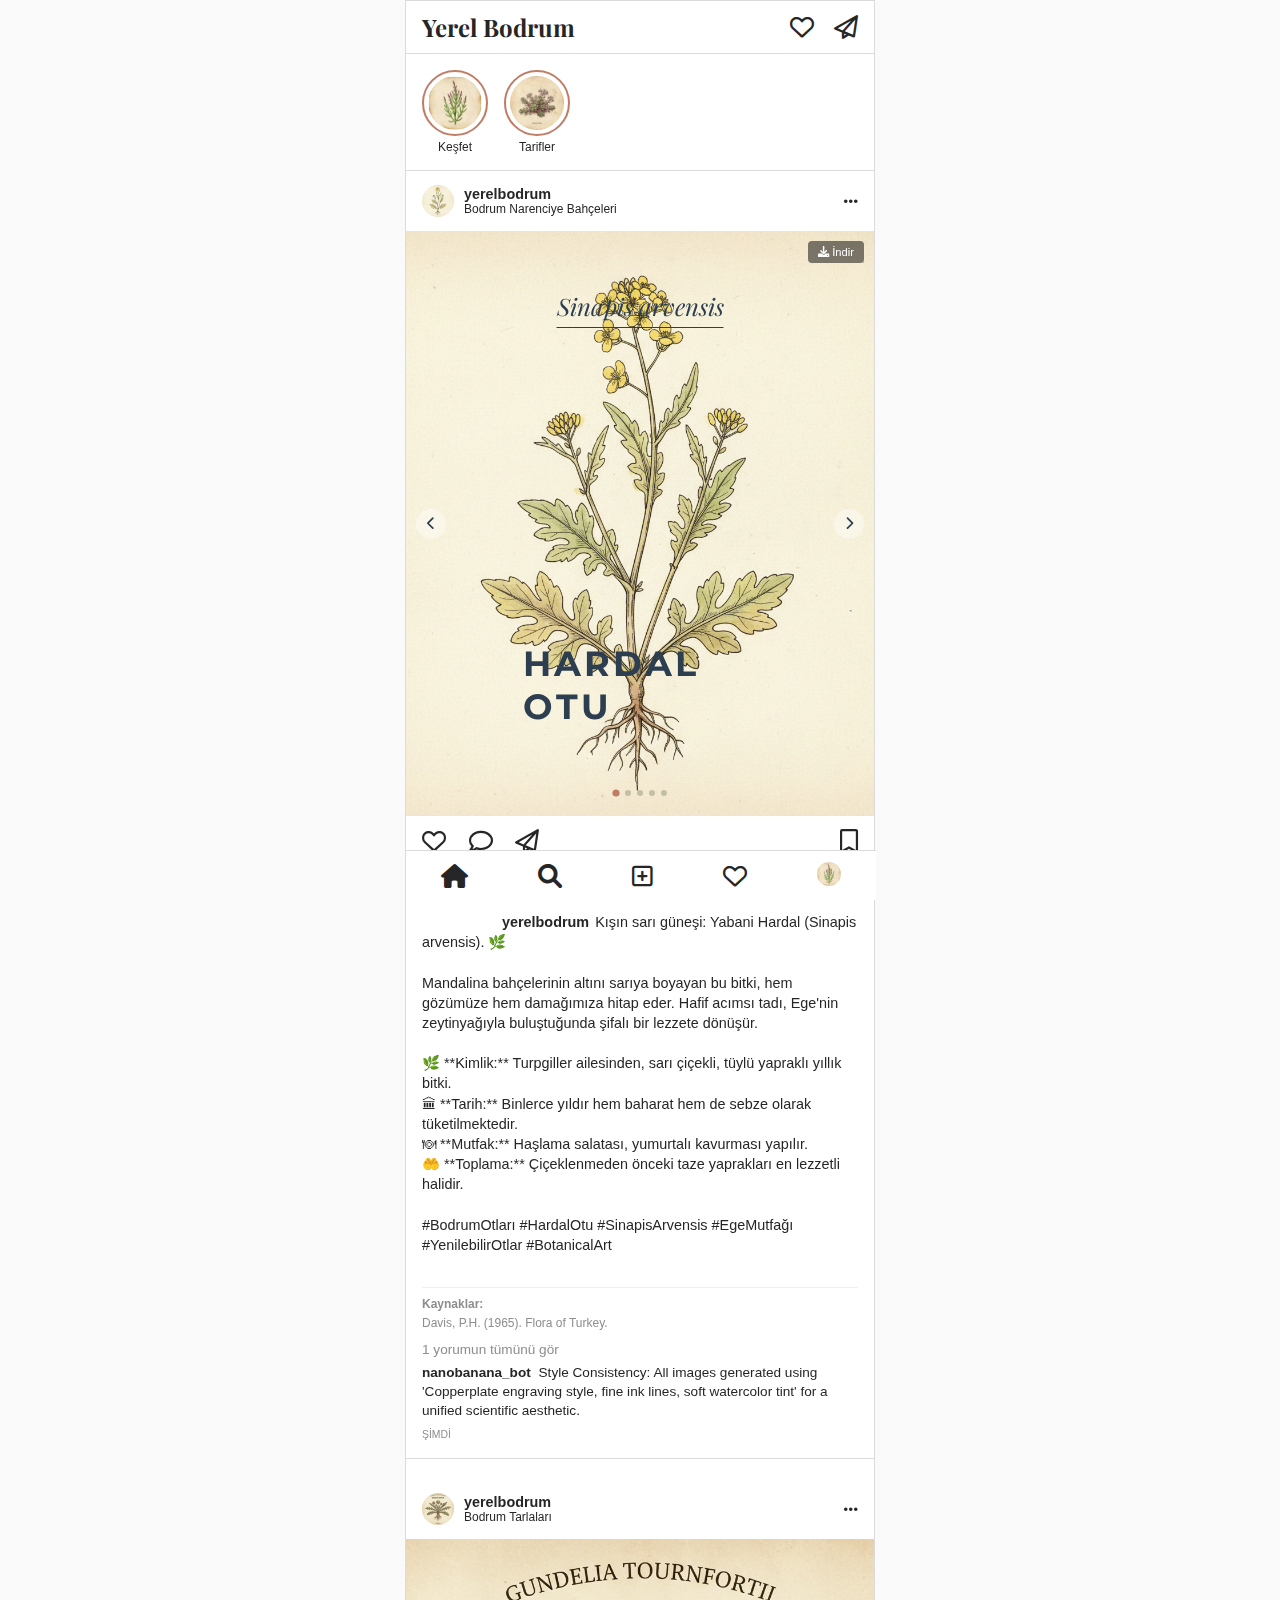
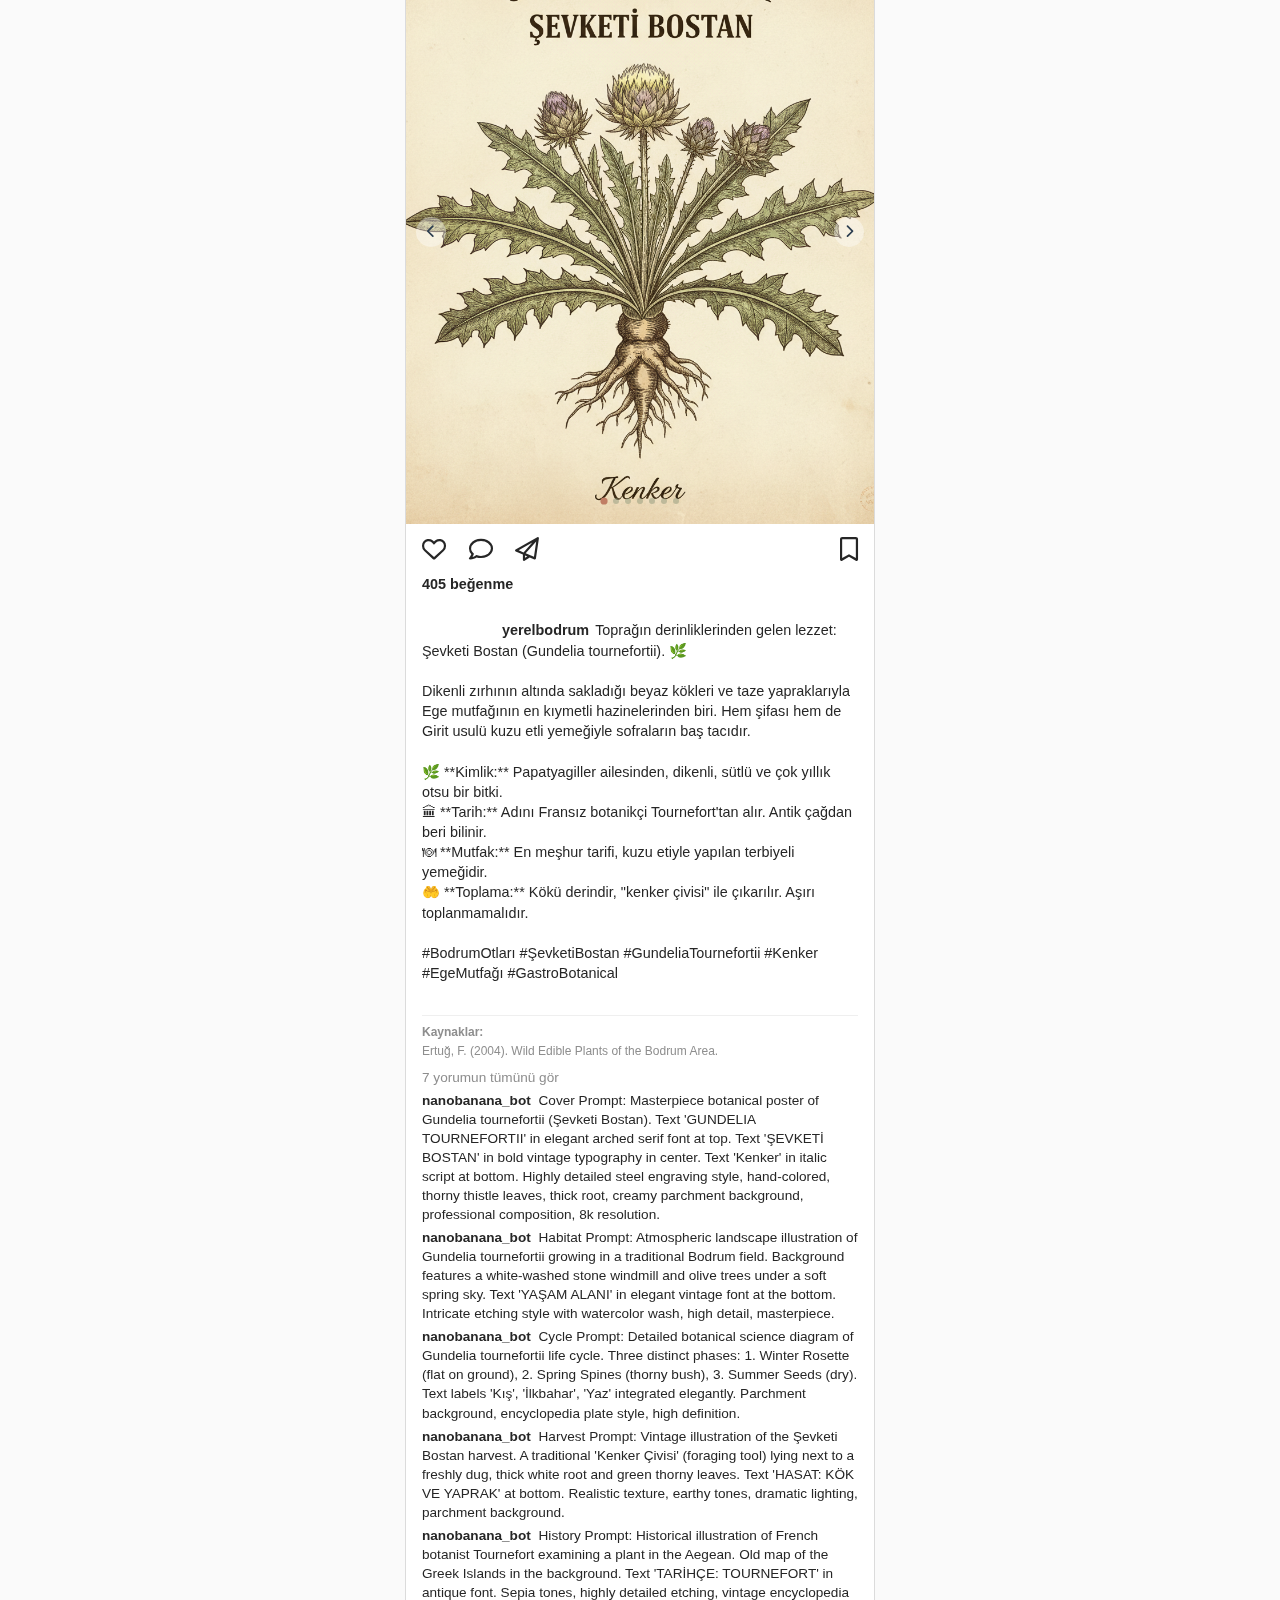
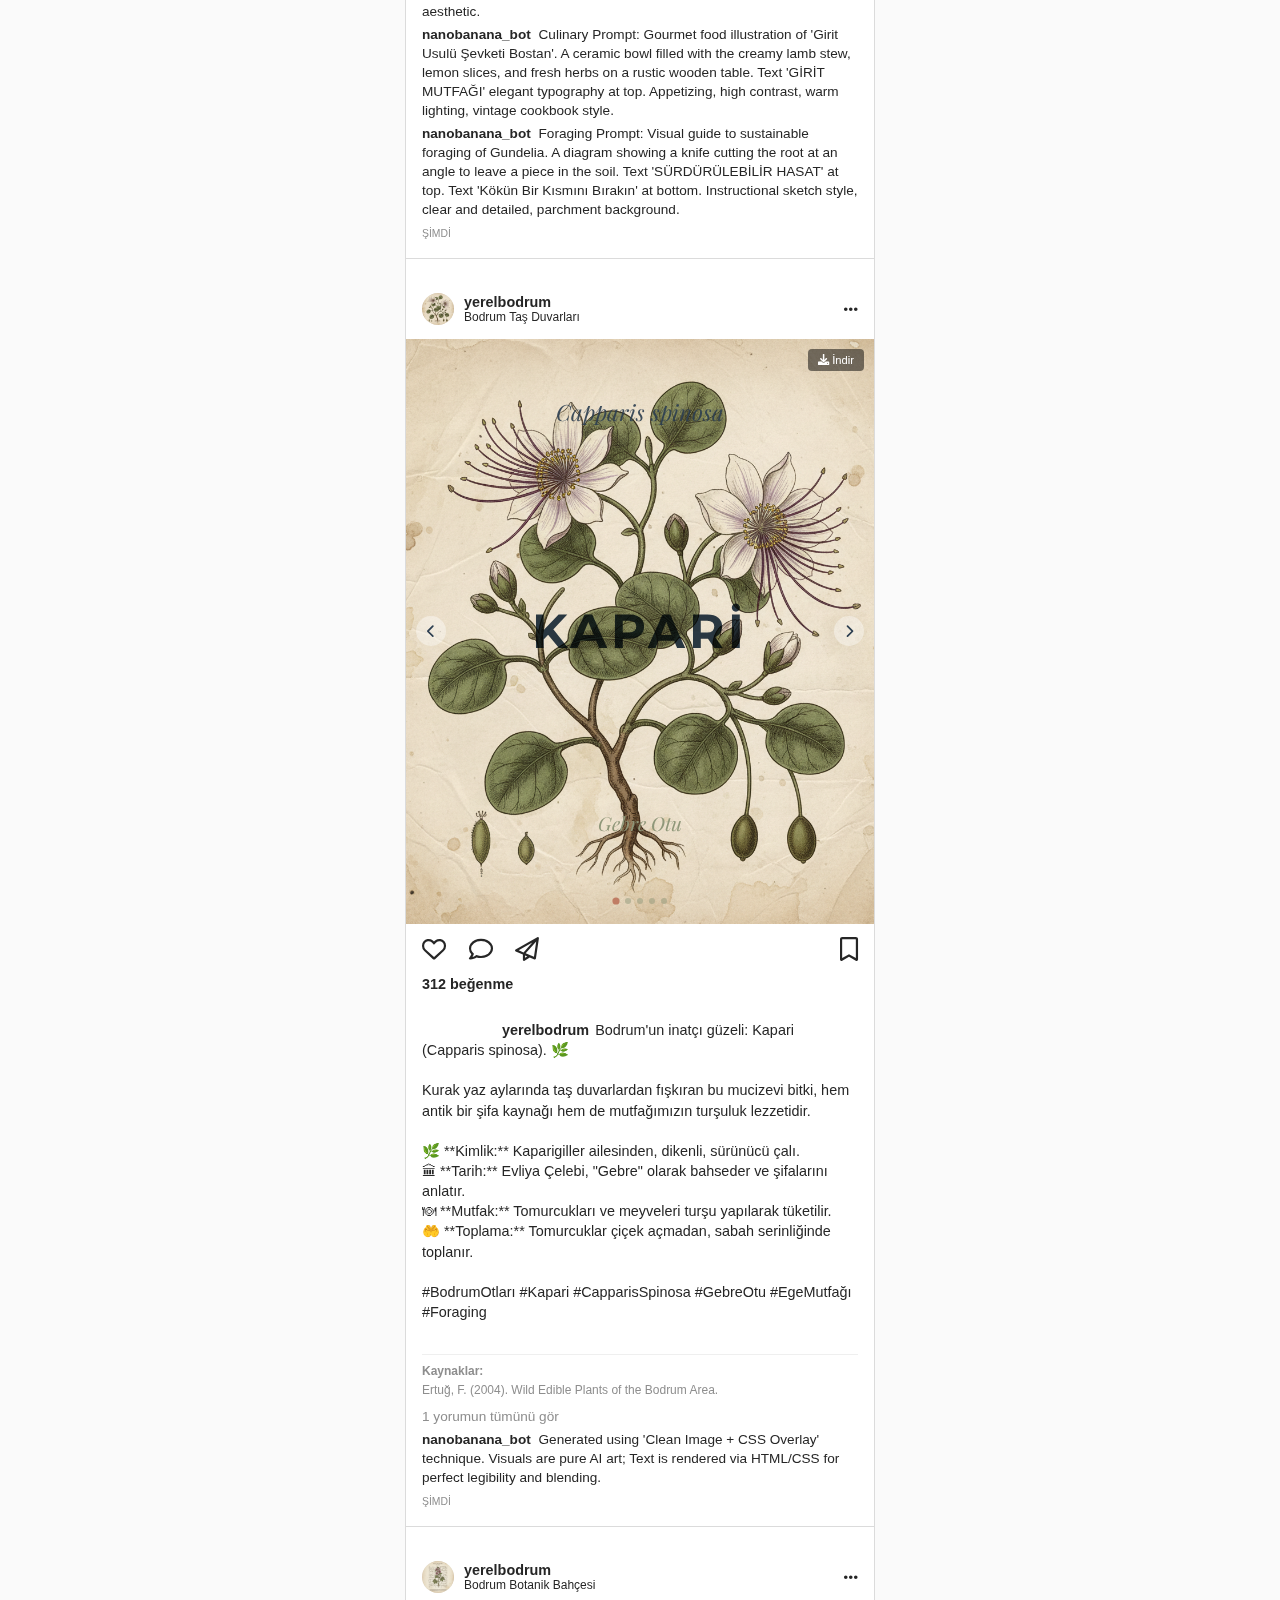
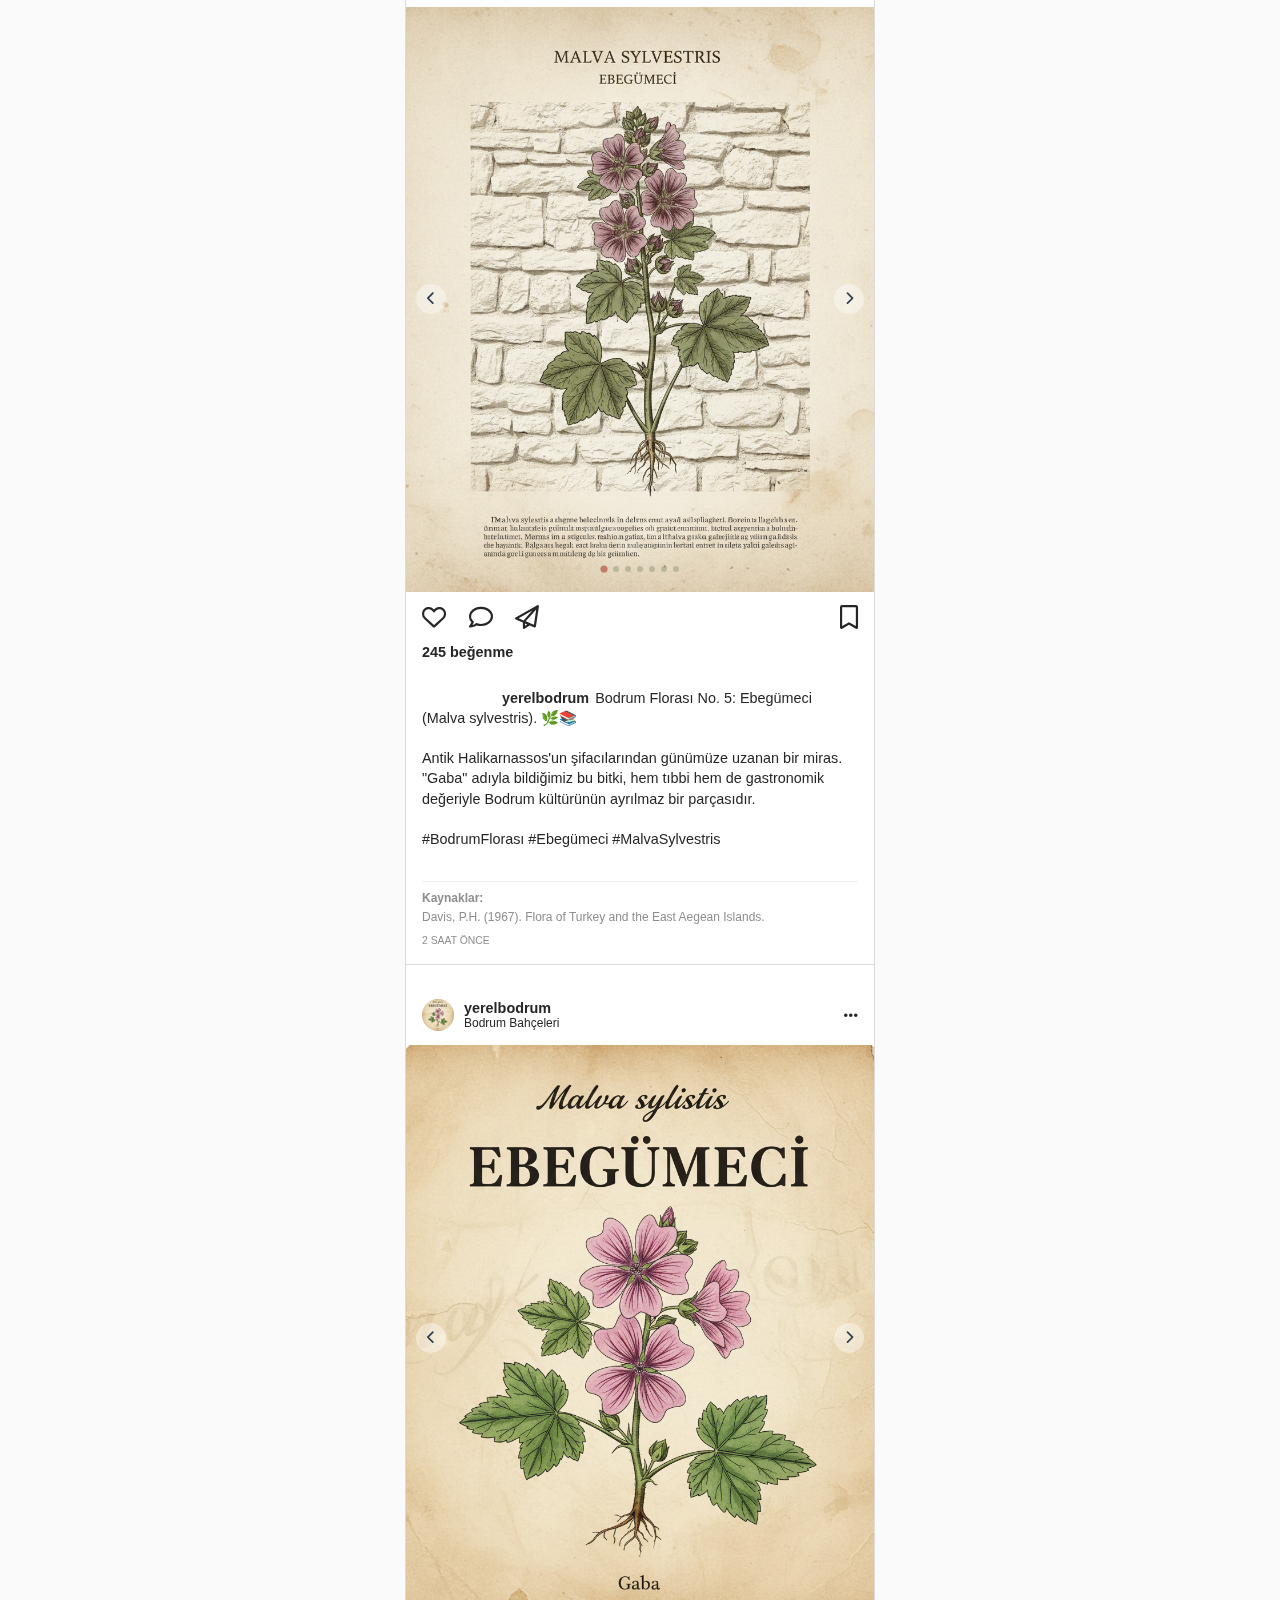
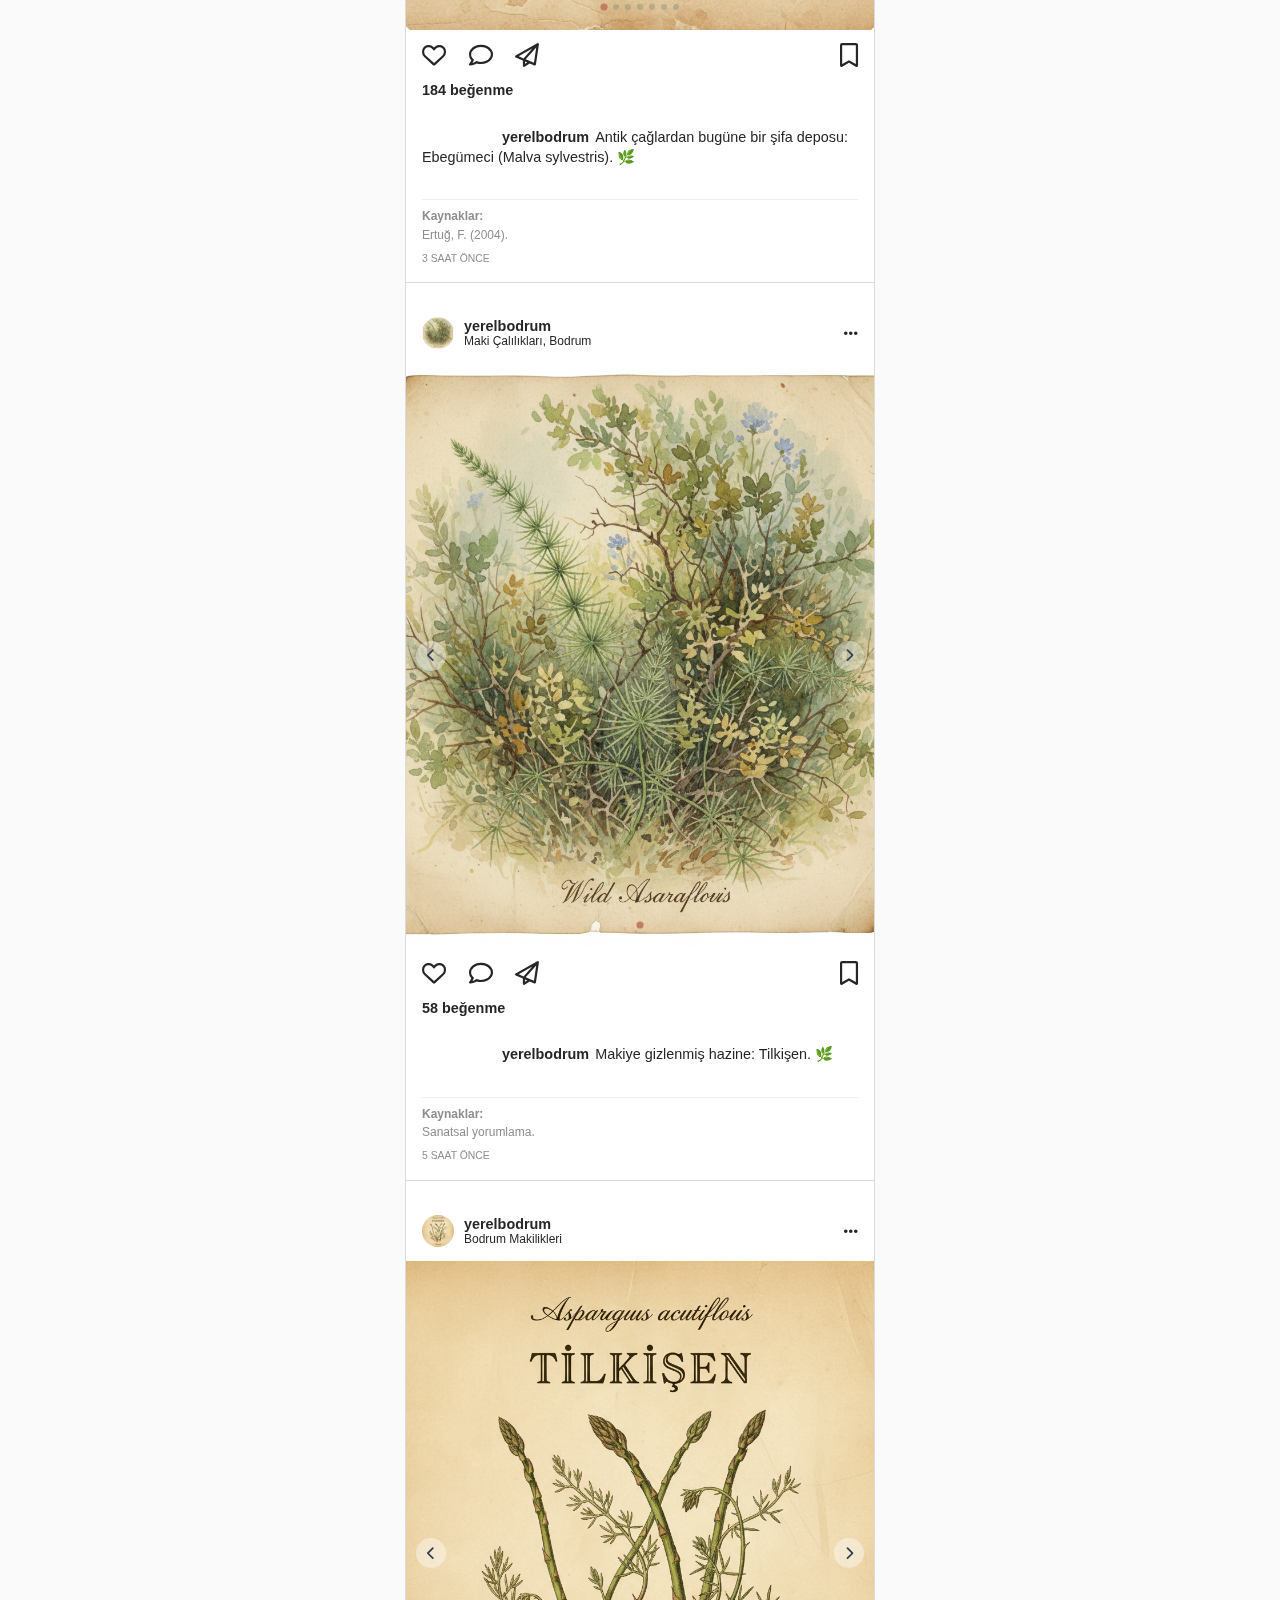
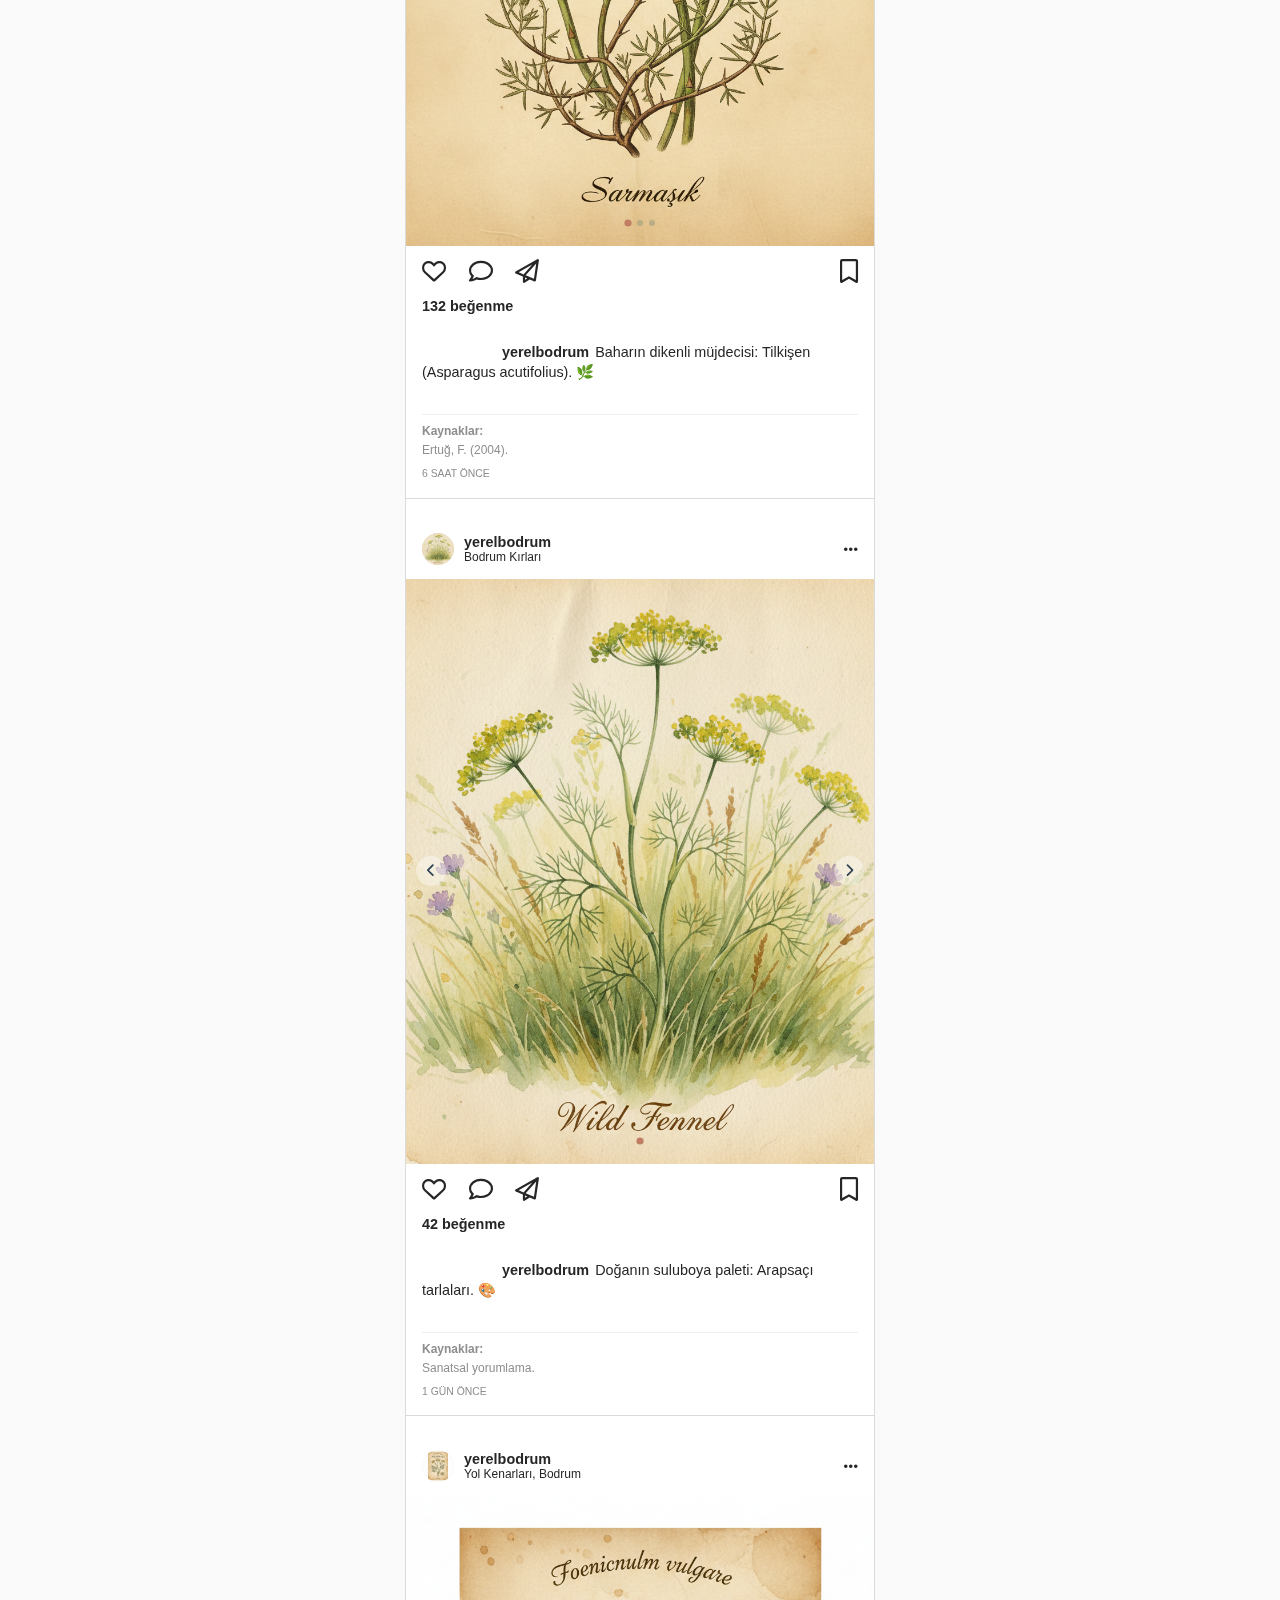
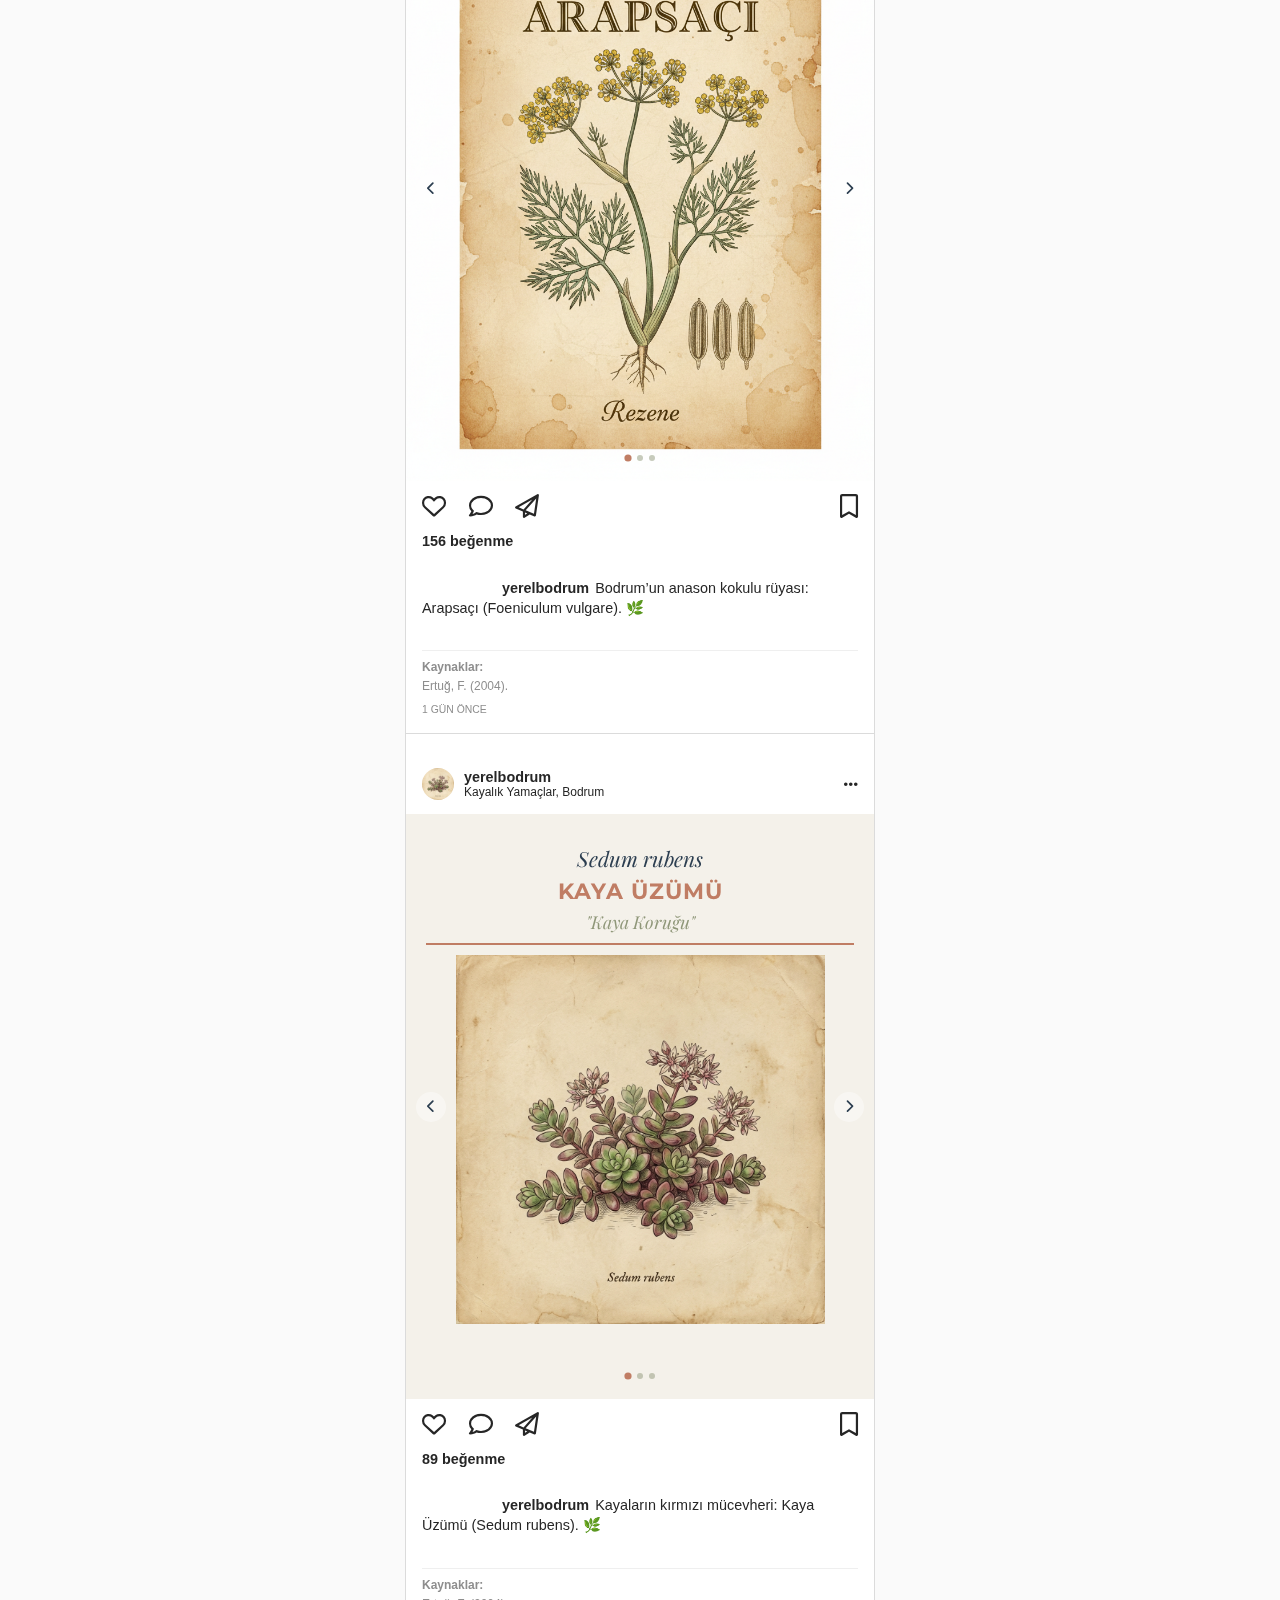
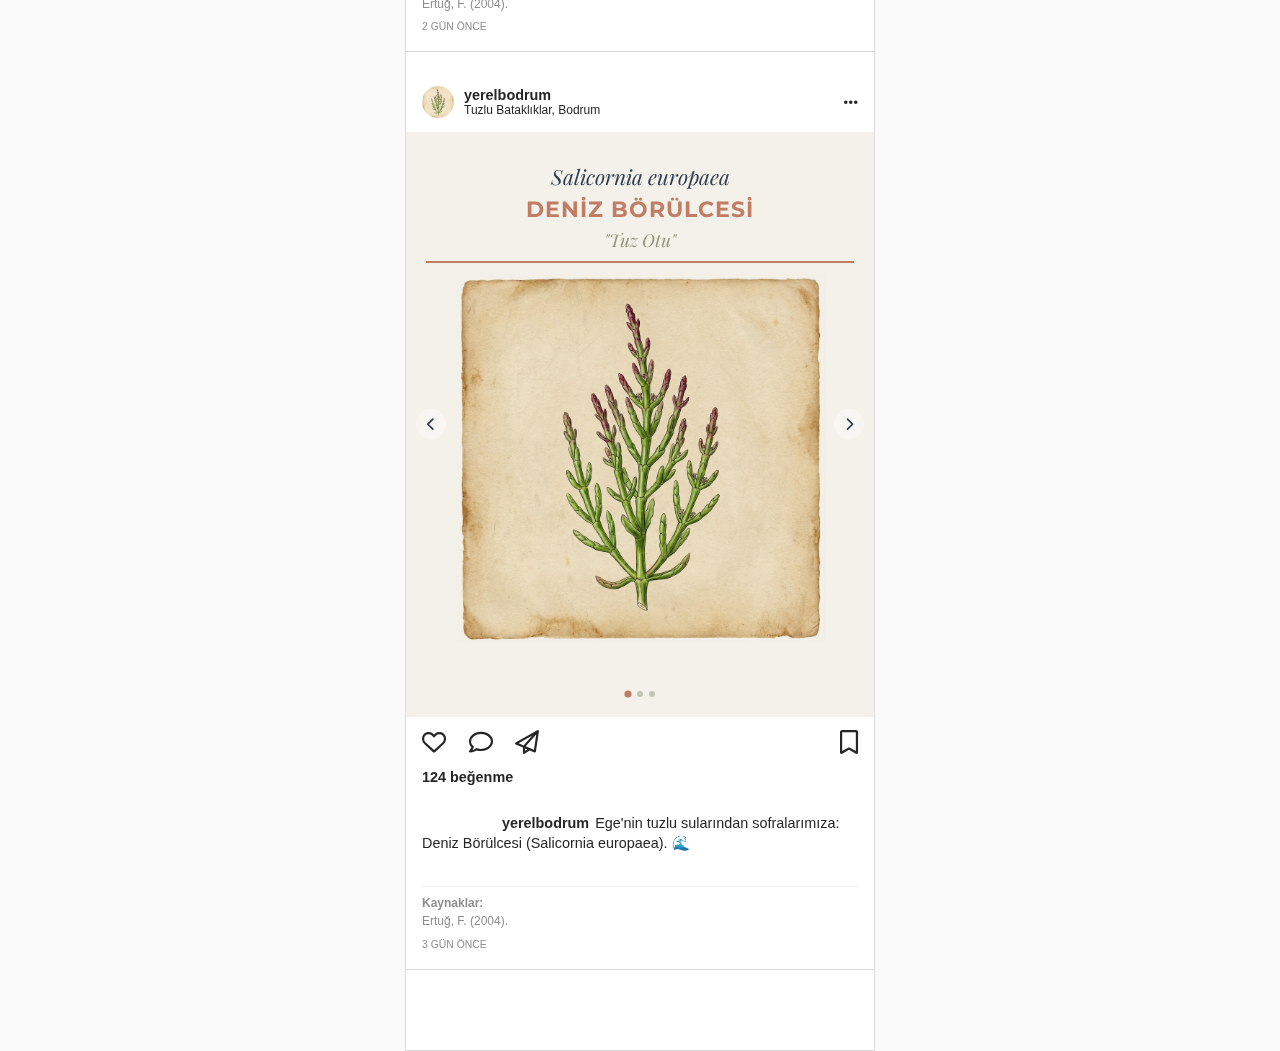
<file: instagram_viewer/index.html>
<!DOCTYPE html>
<html lang="tr">

<head>
    <meta charset="UTF-8">
    <meta name="viewport" content="width=device-width, initial-scale=1.0">
    <title>Yerel Bodrum - Instagram Viewer</title>
    <link rel="stylesheet" href="styles.css">
    <link
        href="https://fonts.googleapis.com/css2?family=Playfair+Display:ital,wght@0,400;0,700;1,400&family=Montserrat:wght@300;400;500;600&display=swap"
        rel="stylesheet">
    <link rel="stylesheet" href="https://cdnjs.cloudflare.com/ajax/libs/font-awesome/6.0.0/css/all.min.css">
    <script src="https://html2canvas.hertzen.com/dist/html2canvas.min.js"></script>
</head>

<body>

    <div class="app-container">
        <!-- Header -->
        <header class="app-header">
            <div class="logo">Yerel Bodrum</div>
            <div class="actions">
                <i class="far fa-heart"></i>
                <i class="far fa-paper-plane"></i>
            </div>
        </header>

        <!-- Stories (Optional visual touch) -->
        <div class="stories-container">
            <div class="story">
                <div class="story-ring">
                    <img src="assets/salicornia.png" alt="Profile">
                </div>
                <span>Keşfet</span>
            </div>
            <div class="story">
                <div class="story-ring">
                    <img src="assets/sedum.png" alt="Profile">
                </div>
                <span>Tarifler</span>
            </div>
        </div>

        <!-- Feed -->
        <div id="feed-view">
            <div id="feed-container">
                <!-- Posts will be injected here by JS -->
            </div>
        </div>

        <!-- Profile View -->
        <div id="profile-view" style="display: none;">
            <div class="profile-header">
                <div class="profile-image-container">
                    <img src="assets/logo.png" alt="Profile Logo" class="profile-logo">
                </div>
                <div class="profile-stats">
                    <div class="stat-item">
                        <span class="stat-number">12</span>
                        <span class="stat-label">Gönderi</span>
                    </div>
                    <div class="stat-item">
                        <span class="stat-number">1.2B</span>
                        <span class="stat-label">Takipçi</span>
                    </div>
                    <div class="stat-item">
                        <span class="stat-number">45</span>
                        <span class="stat-label">Takip</span>
                    </div>
                </div>
            </div>

            <div class="profile-bio">
                <div class="bio-name">Yerel Bodrum | Yabani Otlar & Tarifler</div>
                <div class="bio-category">Gastro-Botanical Guide</div>
                <div class="bio-text">
                    🌿 Bodrum'un yenilebilir otları ve hikayeleri.<br>
                    📚 Tarih, Şifa ve Lezzet.<br>
                    🌊 Kıyıdan dağa lezzet haritası.<br>
                    👇 <b>Rehberi İncele</b>
                </div>
                <div class="bio-link">yerelbodrum.com</div>
            </div>

            <div class="profile-highlights">
                <div class="highlight-item">
                    <div class="highlight-circle"><i class="fas fa-search"></i></div>
                    <span>Keşfet</span>
                </div>
                <div class="highlight-item">
                    <div class="highlight-circle"><i class="fas fa-utensils"></i></div>
                    <span>Tarifler</span>
                </div>
                <div class="highlight-item">
                    <div class="highlight-circle"><i class="far fa-calendar-alt"></i></div>
                    <span>Mevsim</span>
                </div>
                <div class="highlight-item">
                    <div class="highlight-circle"><i class="fas fa-book"></i></div>
                    <span>Sözlük</span>
                </div>
            </div>

            <div class="profile-tabs">
                <div class="tab active"><i class="fas fa-th"></i></div>
                <div class="tab"><i class="fas fa-video"></i></div>
                <div class="tab"><i class="far fa-bookmark"></i></div>
                <div class="tab"><i class="fas fa-user-tag"></i></div>
            </div>

            <div class="profile-grid" id="profile-grid">
                <!-- Grid items injected by JS -->
            </div>
        </div>

        <!-- Bottom Nav -->
        <nav class="bottom-nav">
            <i class="fas fa-home active"></i>
            <i class="fas fa-search"></i>
            <i class="far fa-plus-square"></i>
            <i class="far fa-heart"></i>
            <div class="profile-icon">
                <img src="assets/salicornia.png" alt="Profile">
            </div>
        </nav>
    </div>

    <script src="script.js"></script>
</body>

</html>
</file>
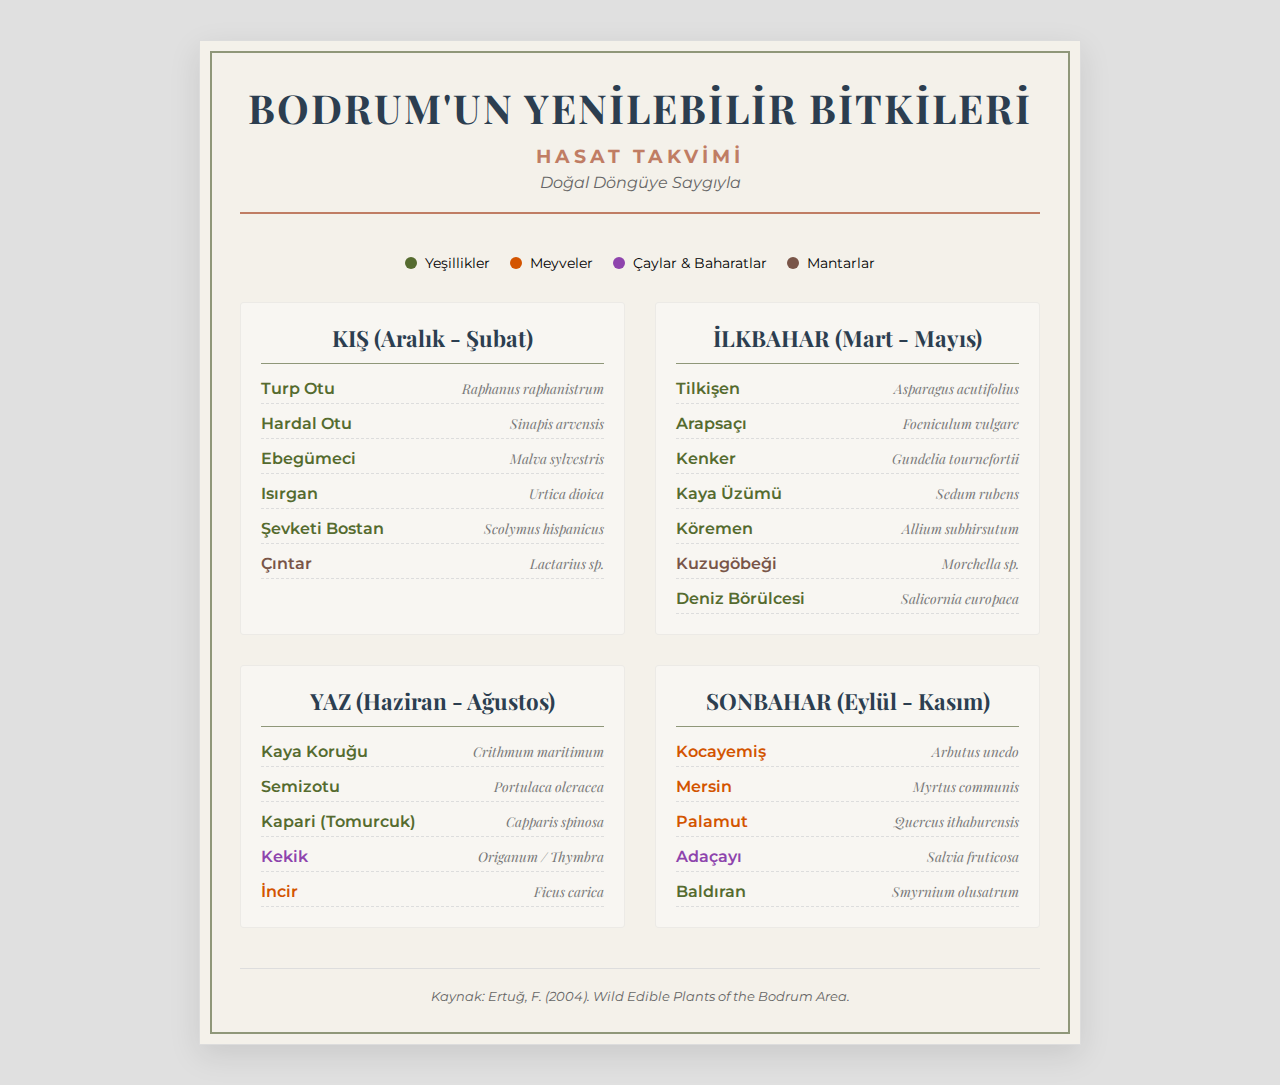
<file: infographic.html>
<!DOCTYPE html>
<html lang="tr">

<head>
    <meta charset="UTF-8">
    <meta name="viewport" content="width=device-width, initial-scale=1.0">
    <title>Bodrum Bitki Hasat Takvimi</title>
    <link
        href="https://fonts.googleapis.com/css2?family=Montserrat:wght@400;600;700&family=Playfair+Display:ital,wght@0,400;0,700;1,400&display=swap"
        rel="stylesheet">
    <link rel="stylesheet" href="infographic.css">
</head>

<body>
    <div class="infographic-container">
        <header class="header">
            <h1>BODRUM'UN YENİLEBİLİR BİTKİLERİ</h1>
            <h2>HASAT TAKVİMİ</h2>
            <p>Doğal Döngüye Saygıyla</p>
        </header>

        <div class="legend">
            <div class="legend-item"><span class="dot green"></span>Yeşillikler</div>
            <div class="legend-item"><span class="dot orange"></span>Meyveler</div>
            <div class="legend-item"><span class="dot purple"></span>Çaylar & Baharatlar</div>
            <div class="legend-item"><span class="dot brown"></span>Mantarlar</div>
        </div>

        <div class="calendar-grid">
            <!-- Winter -->
            <div class="season-block winter">
                <div class="season-title">KIŞ (Aralık - Şubat)</div>
                <div class="plant-list">
                    <div class="plant green">
                        <span class="plant-name">Turp Otu</span>
                        <span class="plant-latin">Raphanus raphanistrum</span>
                    </div>
                    <div class="plant green">
                        <span class="plant-name">Hardal Otu</span>
                        <span class="plant-latin">Sinapis arvensis</span>
                    </div>
                    <div class="plant green">
                        <span class="plant-name">Ebegümeci</span>
                        <span class="plant-latin">Malva sylvestris</span>
                    </div>
                    <div class="plant green">
                        <span class="plant-name">Isırgan</span>
                        <span class="plant-latin">Urtica dioica</span>
                    </div>
                    <div class="plant green">
                        <span class="plant-name">Şevketi Bostan</span>
                        <span class="plant-latin">Scolymus hispanicus</span>
                    </div>
                    <div class="plant brown">
                        <span class="plant-name">Çıntar</span>
                        <span class="plant-latin">Lactarius sp.</span>
                    </div>
                </div>
            </div>

            <!-- Spring -->
            <div class="season-block spring">
                <div class="season-title">İLKBAHAR (Mart - Mayıs)</div>
                <div class="plant-list">
                    <div class="plant green">
                        <span class="plant-name">Tilkişen</span>
                        <span class="plant-latin">Asparagus acutifolius</span>
                    </div>
                    <div class="plant green">
                        <span class="plant-name">Arapsaçı</span>
                        <span class="plant-latin">Foeniculum vulgare</span>
                    </div>
                    <div class="plant green">
                        <span class="plant-name">Kenker</span>
                        <span class="plant-latin">Gundelia tournefortii</span>
                    </div>
                    <div class="plant green">
                        <span class="plant-name">Kaya Üzümü</span>
                        <span class="plant-latin">Sedum rubens</span>
                    </div>
                    <div class="plant green">
                        <span class="plant-name">Köremen</span>
                        <span class="plant-latin">Allium subhirsutum</span>
                    </div>
                    <div class="plant brown">
                        <span class="plant-name">Kuzugöbeği</span>
                        <span class="plant-latin">Morchella sp.</span>
                    </div>
                    <div class="plant green">
                        <span class="plant-name">Deniz Börülcesi</span>
                        <span class="plant-latin">Salicornia europaea</span>
                    </div>
                </div>
            </div>

            <!-- Summer -->
            <div class="season-block summer">
                <div class="season-title">YAZ (Haziran - Ağustos)</div>
                <div class="plant-list">
                    <div class="plant green">
                        <span class="plant-name">Kaya Koruğu</span>
                        <span class="plant-latin">Crithmum maritimum</span>
                    </div>
                    <div class="plant green">
                        <span class="plant-name">Semizotu</span>
                        <span class="plant-latin">Portulaca oleracea</span>
                    </div>
                    <div class="plant green">
                        <span class="plant-name">Kapari (Tomurcuk)</span>
                        <span class="plant-latin">Capparis spinosa</span>
                    </div>
                    <div class="plant purple">
                        <span class="plant-name">Kekik</span>
                        <span class="plant-latin">Origanum / Thymbra</span>
                    </div>
                    <div class="plant orange">
                        <span class="plant-name">İncir</span>
                        <span class="plant-latin">Ficus carica</span>
                    </div>
                </div>
            </div>

            <!-- Autumn -->
            <div class="season-block autumn">
                <div class="season-title">SONBAHAR (Eylül - Kasım)</div>
                <div class="plant-list">
                    <div class="plant orange">
                        <span class="plant-name">Kocayemiş</span>
                        <span class="plant-latin">Arbutus unedo</span>
                    </div>
                    <div class="plant orange">
                        <span class="plant-name">Mersin</span>
                        <span class="plant-latin">Myrtus communis</span>
                    </div>
                    <div class="plant orange">
                        <span class="plant-name">Palamut</span>
                        <span class="plant-latin">Quercus ithaburensis</span>
                    </div>
                    <div class="plant purple">
                        <span class="plant-name">Adaçayı</span>
                        <span class="plant-latin">Salvia fruticosa</span>
                    </div>
                    <div class="plant green">
                        <span class="plant-name">Baldıran</span>
                        <span class="plant-latin">Smyrnium olusatrum</span>
                    </div>
                </div>
            </div>
        </div>

        <footer class="footer">
            <p>Kaynak: Ertuğ, F. (2004). Wild Edible Plants of the Bodrum Area.</p>
        </footer>
    </div>
</body>

</html>
</file>
<file: instagram_viewer/styles.css>
:root {
    --primary-bg: #fafafa;
    --card-bg: #ffffff;
    --text-main: #262626;
    --text-secondary: #8e8e8e;
    --accent-color: #0095f6;
    --border-color: #dbdbdb;
    --font-serif: 'Playfair Display', serif;
    --font-sans: 'Montserrat', sans-serif;

    /* Vintage Theme Colors */
    --vintage-paper: #f4f1ea;
    --vintage-ink: #2c3e50;
    --vintage-sage: #8f9779;
    --vintage-terra: #c07d64;
}

* {
    box-sizing: border-box;
    margin: 0;
    padding: 0;
}

body {
    background-color: var(--primary-bg);
    font-family: -apple-system, BlinkMacSystemFont, "Segoe UI", Roboto, Helvetica, Arial, sans-serif;
    color: var(--text-main);
    display: flex;
    justify-content: center;
    min-height: 100vh;
}

.app-container {
    width: 100%;
    max-width: 470px;
    background-color: var(--card-bg);
    border: 1px solid var(--border-color);
    min-height: 100vh;
    position: relative;
    padding-bottom: 60px;
}

/* Header */
.app-header {
    display: flex;
    justify-content: space-between;
    align-items: center;
    padding: 10px 16px;
    border-bottom: 1px solid var(--border-color);
    background: white;
    position: sticky;
    top: 0;
    z-index: 100;
}

.logo {
    font-family: var(--font-serif);
    font-weight: 700;
    font-size: 1.5rem;
}

.actions i {
    font-size: 1.5rem;
    margin-left: 16px;
    cursor: pointer;
}

/* Stories */
.stories-container {
    display: flex;
    padding: 16px;
    border-bottom: 1px solid var(--border-color);
    overflow-x: auto;
    gap: 16px;
}

.story {
    display: flex;
    flex-direction: column;
    align-items: center;
    font-size: 0.75rem;
    color: var(--text-main);
}

.story-ring {
    width: 66px;
    height: 66px;
    border-radius: 50%;
    padding: 2px;
    border: 2px solid var(--vintage-terra);
    margin-bottom: 4px;
}

.story-ring img {
    width: 100%;
    height: 100%;
    border-radius: 50%;
    object-fit: cover;
    border: 2px solid white;
}

/* Post */
.post {
    margin-bottom: 20px;
    border-bottom: 1px solid var(--border-color);
}

.post-header {
    display: flex;
    align-items: center;
    justify-content: space-between;
    padding: 14px 16px;
}

.user-info {
    display: flex;
    align-items: center;
    font-weight: 600;
    font-size: 0.9rem;
}

.user-avatar {
    width: 32px;
    height: 32px;
    border-radius: 50%;
    margin-right: 10px;
    background: #eee;
    object-fit: cover;
}

/* Carousel */
.carousel-container {
    position: relative;
    width: 100%;
    padding-top: 125%;
    /* 4:5 Aspect Ratio */
    background-color: var(--vintage-paper);
    overflow: hidden;
}

.carousel-track {
    position: absolute;
    top: 0;
    left: 0;
    width: 100%;
    height: 100%;
    display: flex;
    transition: transform 0.3s ease-in-out;
}

.carousel-slide {
    min-width: 100%;
    height: 100%;
    position: relative;
}

/* Unified Parchment Slide Styling */
.parchment-slide {
    width: 100%;
    height: 100%;
    padding: 30px 20px 60px 20px;
    /* Extra bottom padding for controls */
    background-image: url('https://www.transparenttextures.com/patterns/aged-paper.png');
    background-color: var(--vintage-paper);
    display: flex;
    flex-direction: column;
    align-items: center;
    text-align: center;
    position: relative;
    overflow: hidden;
}

/* Common Illustration Style - No Frames */
.slide-illustration {
    width: 100%;
    flex: 1;
    object-fit: contain;
    mix-blend-mode: multiply;
    margin-bottom: 15px;
    min-height: 0;
}

/* Typography for Parchment */
.slide-title {
    font-family: var(--font-serif);
    font-size: 1.6rem;
    color: var(--vintage-terra);
    margin-bottom: 10px;
    width: 100%;
    border-bottom: 1px solid var(--vintage-sage);
    padding-bottom: 5px;
}

.slide-content {
    font-family: var(--font-sans);
    font-size: 0.9rem;
    line-height: 1.5;
    color: var(--vintage-ink);
    width: 100%;
}

/* Specific Styles for Cover */
.cover-header {
    margin-bottom: 10px;
    width: 100%;
    border-bottom: 2px solid var(--vintage-terra);
    padding-bottom: 10px;
}

.cover-latin {
    font-family: var(--font-serif);
    font-style: italic;
    font-size: 1.3rem;
    color: var(--vintage-ink);
}

.cover-turkish {
    font-family: var(--font-sans);
    font-weight: 700;
    font-size: 1.4rem;
    color: var(--vintage-terra);
    text-transform: uppercase;
    letter-spacing: 1px;
    margin: 5px 0;
}

.cover-local {
    font-family: var(--font-serif);
    font-size: 1.1rem;
    color: var(--vintage-sage);
    font-style: italic;
}

/* Harvest/Info Grid */
.info-grid {
    display: grid;
    grid-template-columns: 1fr 1fr;
    gap: 15px;
    width: 100%;
    text-align: left;
    font-size: 0.85rem;
    margin-top: 10px;
    background: rgba(255, 255, 255, 0.3);
    padding: 10px;
    border-radius: 4px;
}

.info-item {
    display: flex;
    flex-direction: column;
}

.info-label {
    font-weight: 700;
    color: var(--vintage-terra);
    font-size: 0.75rem;
    text-transform: uppercase;
    margin-bottom: 2px;
}

/* Timeline specific overrides */
.growth-timeline {
    display: flex;
    justify-content: space-between;
    font-size: 0.8rem;
    color: var(--vintage-ink);
    font-family: var(--font-sans);
    text-align: center;
    margin-top: 10px;
    width: 100%;
}

.timeline-item {
    flex: 1;
    display: flex;
    flex-direction: column;
    align-items: center;
    position: relative;
}

.timeline-item::before {
    content: '';
    width: 8px;
    height: 8px;
    background-color: var(--vintage-sage);
    border-radius: 50%;
    margin-bottom: 5px;
}

/* Carousel Controls */
.carousel-nav {
    position: absolute;
    top: 50%;
    transform: translateY(-50%);
    background: rgba(255, 255, 255, 0.4);
    border-radius: 50%;
    width: 30px;
    height: 30px;
    display: flex;
    justify-content: center;
    align-items: center;
    cursor: pointer;
    z-index: 10;
    border: none;
    color: var(--vintage-ink);
}

.nav-prev {
    left: 10px;
}

.nav-next {
    right: 10px;
}

.carousel-dots {
    position: absolute;
    bottom: 20px;
    left: 50%;
    transform: translateX(-50%);
    display: flex;
    gap: 6px;
    z-index: 20;
}

.dot {
    width: 6px;
    height: 6px;
    border-radius: 50%;
    background: var(--vintage-sage);
    opacity: 0.5;
    transition: all 0.3s;
}

.dot.active {
    background: var(--vintage-terra);
    opacity: 1;
    transform: scale(1.2);
}

/* Post Actions */
.post-actions {
    padding: 12px 16px;
    display: flex;
    justify-content: space-between;
    font-size: 1.5rem;
}

.action-left i {
    margin-right: 16px;
    cursor: pointer;
}

.likes {
    padding: 0 16px;
    font-weight: 600;
    font-size: 0.9rem;
    margin-bottom: 8px;
}

/* Caption */
.caption-section {
    padding: 0 16px 16px 16px;
    font-size: 0.9rem;
    line-height: 1.4;
}

.username {
    font-weight: 600;
    margin-right: 6px;
}

.caption-text {
    white-space: pre-wrap;
}

.hashtags {
    color: #00376b;
}

.references {
    margin-top: 12px;
    font-size: 0.75rem;
    color: var(--text-secondary);
    border-top: 1px solid #efefef;
    padding-top: 8px;
}

.ref-title {
    font-weight: 600;
    margin-bottom: 2px;
}

/* Bottom Nav */
.bottom-nav {
    position: fixed;
    bottom: 0;
    width: 100%;
    max-width: 470px;
    background: white;
    border-top: 1px solid var(--border-color);
    display: flex;
    justify-content: space-around;
    align-items: center;
    height: 50px;
    z-index: 100;
}

.bottom-nav i {
    font-size: 1.5rem;
}

.profile-icon img {
    width: 24px;
    height: 24px;
    border-radius: 50%;
}

/* Profile View Styles */
.profile-header {
    display: flex;
    padding: 16px;
    align-items: center;
}

.profile-image-container {
    margin-right: 28px;
}

.profile-logo {
    width: 77px;
    height: 77px;
    border-radius: 50%;
    border: 1px solid var(--border-color);
    object-fit: cover;
}

.profile-stats {
    display: flex;
    justify-content: space-between;
    flex-grow: 1;
    text-align: center;
}

.stat-number {
    display: block;
    font-weight: 700;
    font-size: 1.1rem;
}

.stat-label {
    font-size: 0.9rem;
}

.profile-bio {
    padding: 0 16px 16px 16px;
    font-size: 0.9rem;
}

.bio-name {
    font-weight: 700;
}

.bio-category {
    color: var(--text-secondary);
    margin-bottom: 4px;
}

.bio-link {
    color: #00376b;
    font-weight: 600;
}

/* Highlights */
.profile-highlights {
    display: flex;
    padding: 0 16px 16px 16px;
    gap: 16px;
    overflow-x: auto;
    border-bottom: 1px solid var(--border-color);
}

.highlight-item {
    display: flex;
    flex-direction: column;
    align-items: center;
    font-size: 0.75rem;
    min-width: 64px;
}

.highlight-circle {
    width: 60px;
    height: 60px;
    border-radius: 50%;
    border: 1px solid var(--border-color);
    background: #fafafa;
    display: flex;
    justify-content: center;
    align-items: center;
    margin-bottom: 4px;
    font-size: 1.2rem;
    color: var(--text-main);
}

/* Profile Tabs */
.profile-tabs {
    display: flex;
    justify-content: space-around;
    border-bottom: 1px solid var(--border-color);
}

.tab {
    flex: 1;
    text-align: center;
    padding: 12px 0;
    color: var(--text-secondary);
    cursor: pointer;
}

.tab.active {
    color: var(--text-main);
    border-bottom: 1px solid var(--text-main);
    margin-bottom: -1px;
}

/* Profile Grid */
.profile-grid {
    display: grid;
    grid-template-columns: repeat(3, 1fr);
    gap: 3px;
    padding-bottom: 20px;
}

.grid-item {
    position: relative;
    padding-bottom: 100%;
    background-color: #efefef;
    overflow: hidden;
}

.grid-item img {
    position: absolute;
    top: 0;
    left: 0;
    width: 100%;
    height: 100%;
    object-fit: cover;
}
</file>
<file: infographic.css>
:root {
    --bg-color: #f4f1ea;
    --text-color: #2c3e50;
    --accent-color: #c07d64;
    --border-color: #8f9779;

    --color-green: #556b2f;
    --color-orange: #d35400;
    --color-purple: #8e44ad;
    --color-brown: #795548;

    --font-serif: 'Playfair Display', serif;
    --font-sans: 'Montserrat', sans-serif;
}

body {
    background-color: #e0e0e0;
    font-family: var(--font-sans);
    display: flex;
    justify-content: center;
    padding: 40px;
    margin: 0;
}

.infographic-container {
    background-color: var(--bg-color);
    background-image: url('https://www.transparenttextures.com/patterns/aged-paper.png');
    width: 100%;
    max-width: 800px;
    padding: 40px;
    box-shadow: 0 10px 30px rgba(0, 0, 0, 0.1);
    border: 1px solid #dcdcdc;
    position: relative;
}

/* Decorative Border */
.infographic-container::before {
    content: '';
    position: absolute;
    top: 10px;
    left: 10px;
    right: 10px;
    bottom: 10px;
    border: 2px solid var(--border-color);
    pointer-events: none;
}

.header {
    text-align: center;
    margin-bottom: 40px;
    border-bottom: 2px solid var(--accent-color);
    padding-bottom: 20px;
}

h1 {
    font-family: var(--font-serif);
    color: var(--text-color);
    font-size: 2.5rem;
    margin: 0;
    letter-spacing: 2px;
}

h2 {
    font-family: var(--font-sans);
    color: var(--accent-color);
    font-size: 1.2rem;
    margin: 10px 0 5px 0;
    text-transform: uppercase;
    letter-spacing: 4px;
}

p {
    font-style: italic;
    color: #666;
    margin: 0;
}

.legend {
    display: flex;
    justify-content: center;
    gap: 20px;
    margin-bottom: 30px;
    font-size: 0.9rem;
}

.legend-item {
    display: flex;
    align-items: center;
}

.dot {
    width: 12px;
    height: 12px;
    border-radius: 50%;
    margin-right: 8px;
    display: inline-block;
}

.dot.green {
    background-color: var(--color-green);
}

.dot.orange {
    background-color: var(--color-orange);
}

.dot.purple {
    background-color: var(--color-purple);
}

.dot.brown {
    background-color: var(--color-brown);
}

.calendar-grid {
    display: grid;
    grid-template-columns: 1fr 1fr;
    gap: 30px;
}

.season-block {
    background: rgba(255, 255, 255, 0.4);
    padding: 20px;
    border-radius: 4px;
    border: 1px solid rgba(0, 0, 0, 0.05);
}

.season-title {
    font-family: var(--font-serif);
    font-weight: 700;
    font-size: 1.4rem;
    color: var(--text-color);
    border-bottom: 1px solid var(--border-color);
    padding-bottom: 10px;
    margin-bottom: 15px;
    text-align: center;
}

.plant-list {
    display: flex;
    flex-direction: column;
    gap: 10px;
}

.plant {
    display: flex;
    justify-content: space-between;
    align-items: baseline;
    padding-bottom: 5px;
    border-bottom: 1px dashed #ddd;
}

.plant-name {
    font-weight: 600;
    color: var(--text-color);
}

.plant-latin {
    font-family: var(--font-serif);
    font-style: italic;
    font-size: 0.85rem;
    color: #777;
}

/* Color Coding for Plants */
.plant.green .plant-name {
    color: var(--color-green);
}

.plant.orange .plant-name {
    color: var(--color-orange);
}

.plant.purple .plant-name {
    color: var(--color-purple);
}

.plant.brown .plant-name {
    color: var(--color-brown);
}

.footer {
    text-align: center;
    margin-top: 40px;
    font-size: 0.8rem;
    color: #888;
    border-top: 1px solid #ddd;
    padding-top: 20px;
}

@media (max-width: 600px) {
    .calendar-grid {
        grid-template-columns: 1fr;
    }

    h1 {
        font-size: 1.8rem;
    }

    .infographic-container {
        padding: 20px;
    }
}
</file>
